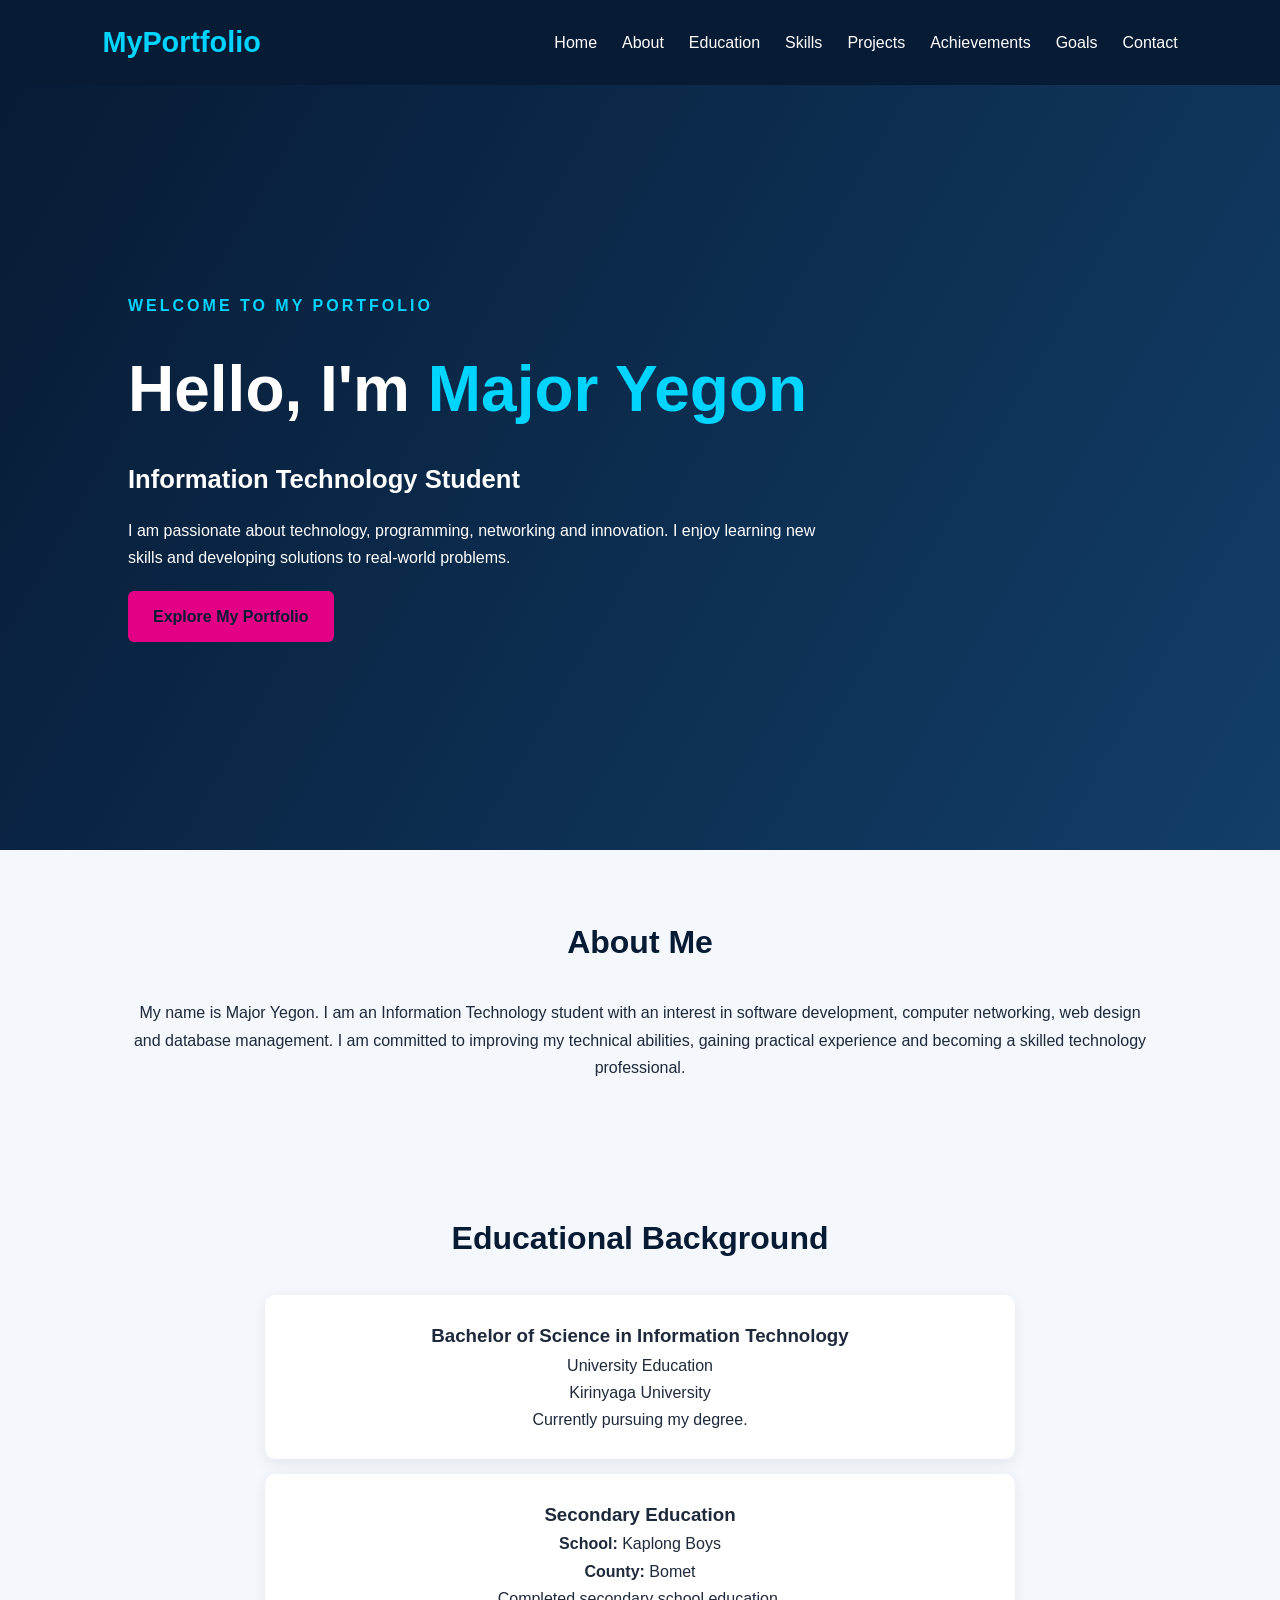
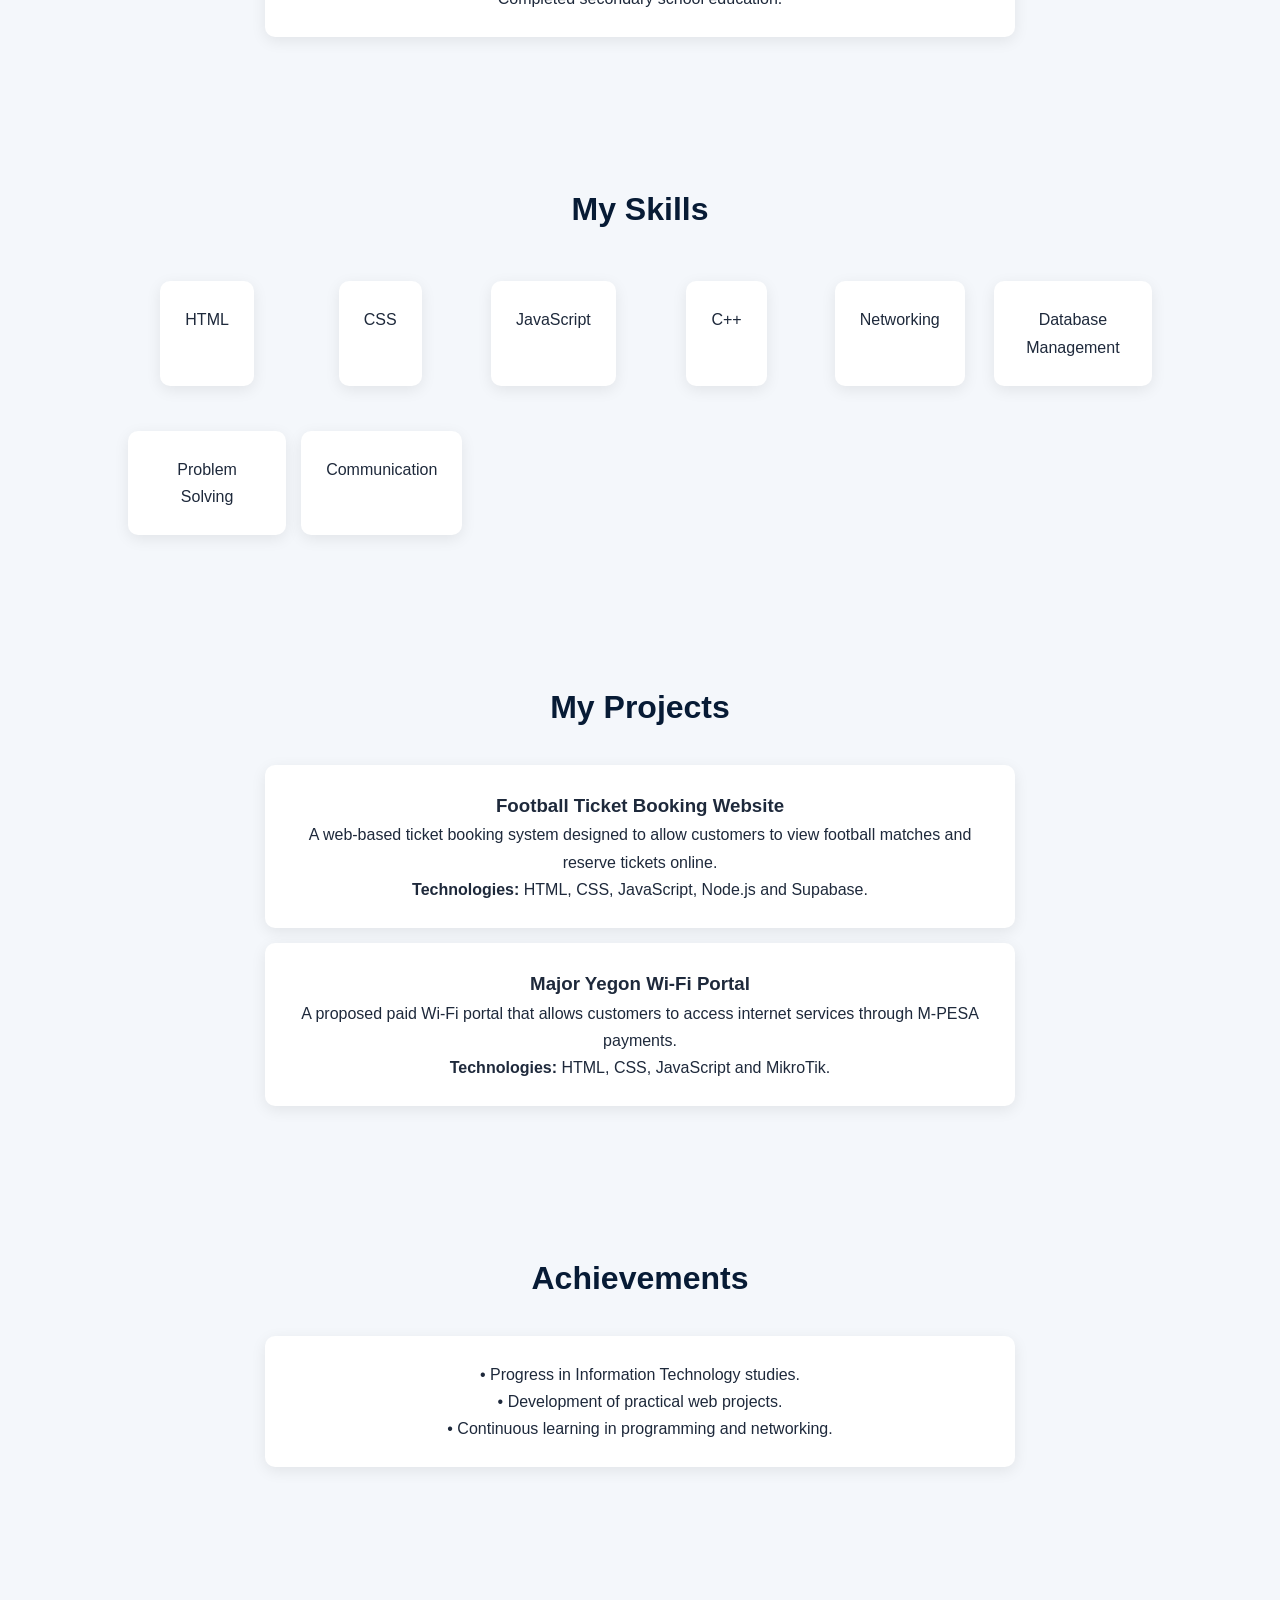
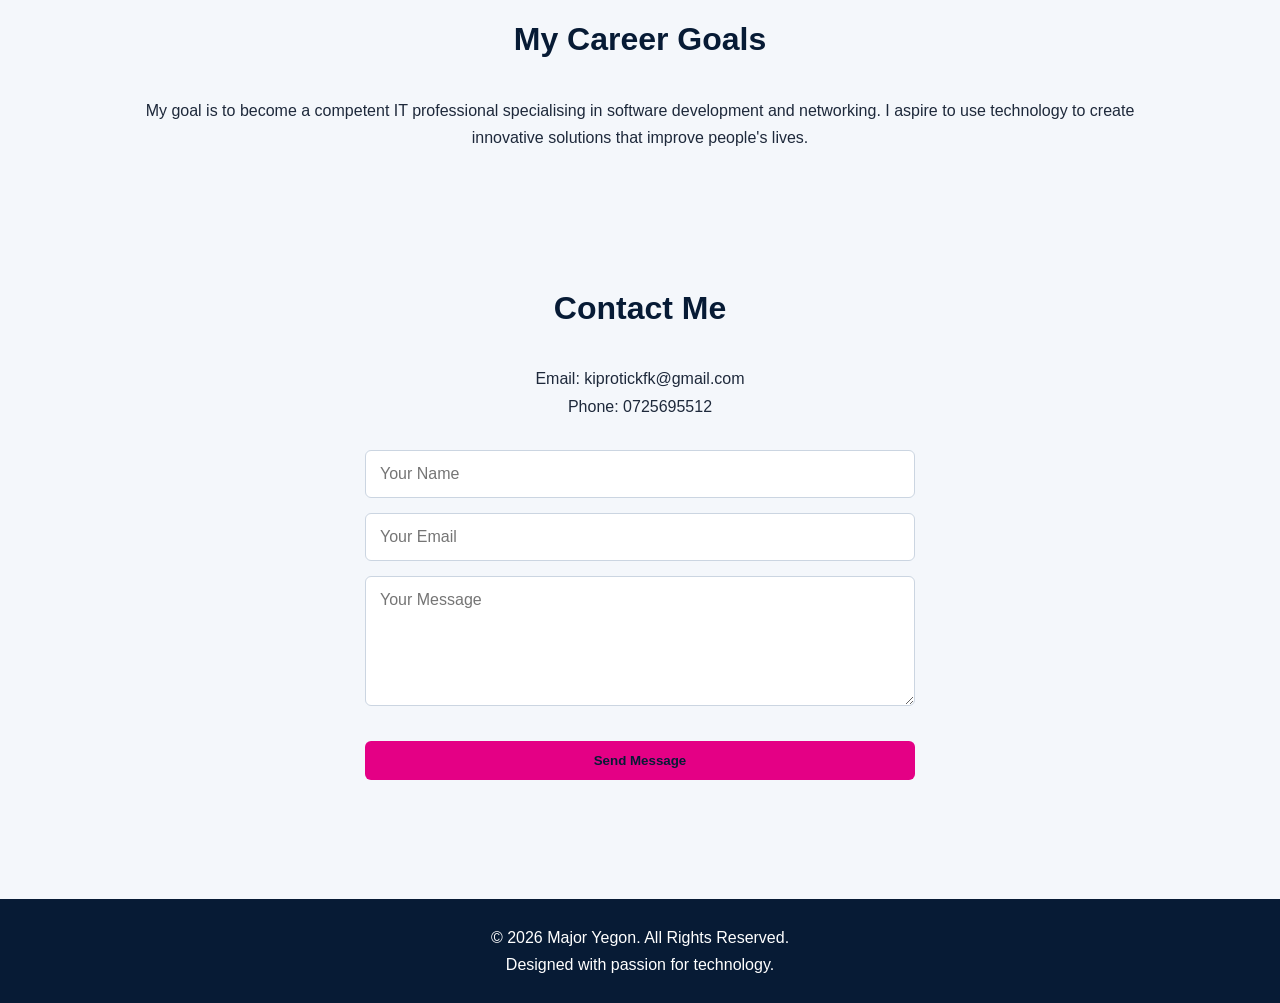
<file: index.html>
<!DOCTYPE html>
<html lang="en">
<head>
    <meta charset="UTF-8">
    <meta name="viewport" content="width=device-width, initial-scale=1.0">
    <meta name="description" content="Portfolio of Major Yegon, an Information Technology student." />
    <title>Major Yegon | Portfolio</title>
    <link rel="stylesheet" href="style.css">
</head>
<body>
    <header>
        <nav class="navbar">
            <h2 class="logo">MyPortfolio</h2>

            <ul id="navLinks">
                <li><a href="#home">Home</a></li>
                <li><a href="#about">About</a></li>
                <li><a href="#education">Education</a></li>
                <li><a href="#skills">Skills</a></li>
                <li><a href="#projects">Projects</a></li>
                <li><a href="#achievements">Achievements</a></li>
                <li><a href="#goals">Goals</a></li>
                <li><a href="#contact">Contact</a></li>
            </ul>

            <button class="menu-btn" type="button" aria-label="Toggle navigation menu" aria-expanded="false">
                ☰
            </button>
        </nav>
    </header>

    <section id="home" class="hero">
        <div class="hero-content">
            <p class="welcome">WELCOME TO MY PORTFOLIO</p>
            <h1>Hello, I'm <span>Major Yegon</span></h1>
            <h2>Information Technology Student</h2>
            <p>
                I am passionate about technology, programming, networking and innovation.
                I enjoy learning new skills and developing solutions to real-world problems.
            </p>
            <a href="#about" class="btn">Explore My Portfolio</a>
        </div>
    </section>

    <section id="about" class="section">
        <h2>About Me</h2>
        <p>
            My name is Major Yegon. I am an Information Technology student with an interest in
            software development, computer networking, web design and database management.
            I am committed to improving my technical abilities, gaining practical experience and
            becoming a skilled technology professional.
        </p>
    </section>

    <section id="education" class="section">
        <h2>Educational Background</h2>

        <div class="card">
            <h3>Bachelor of Science in Information Technology</h3>
            <p>University Education</p>
            <p>Kirinyaga University</p>
            <p>Currently pursuing my degree.</p>
        </div>

        <div class="card">
            <h3>Secondary Education</h3>
            <p><strong>School:</strong> Kaplong Boys</p>
            <p><strong>County:</strong> Bomet</p>
            <p>Completed secondary school education.</p>
        </div>
    </section>

    <section id="skills" class="section">
        <h2>My Skills</h2>
        <div class="skills-container">
            <div class="card">HTML</div>
            <div class="card">CSS</div>
            <div class="card">JavaScript</div>
            <div class="card">C++</div>
            <div class="card">Networking</div>
            <div class="card">Database Management</div>
            <div class="card">Problem Solving</div>
            <div class="card">Communication</div>
        </div>
    </section>

    <section id="projects" class="section">
        <h2>My Projects</h2>

        <div class="card">
            <h3>Football Ticket Booking Website</h3>
            <p>
                A web-based ticket booking system designed to allow customers to view football matches
                and reserve tickets online.
            </p>
            <p><strong>Technologies:</strong> HTML, CSS, JavaScript, Node.js and Supabase.</p>
        </div>

        <div class="card">
            <h3>Major Yegon Wi-Fi Portal</h3>
            <p>
                A proposed paid Wi-Fi portal that allows customers to access internet services through
                M-PESA payments.
            </p>
            <p><strong>Technologies:</strong> HTML, CSS, JavaScript and MikroTik.</p>
        </div>
    </section>

    <section id="achievements" class="section">
        <h2>Achievements</h2>
        <div class="card">
            <p>• Progress in Information Technology studies.</p>
            <p>• Development of practical web projects.</p>
            <p>• Continuous learning in programming and networking.</p>
        </div>
    </section>

    <section id="goals" class="section">
        <h2>My Career Goals</h2>
        <p>
            My goal is to become a competent IT professional specialising in software development and
            networking. I aspire to use technology to create innovative solutions that improve people's lives.
        </p>
    </section>

    <section id="contact" class="section">
        <h2>Contact Me</h2>
        <p>Email: kiprotickfk@gmail.com</p>
        <p>Phone: 0725695512</p>

        <form id="contactForm">
            <input type="text" name="name" placeholder="Your Name" required>
            <input type="email" name="email" placeholder="Your Email" required>
            <textarea name="message" placeholder="Your Message" required></textarea>
            <button type="submit" class="btn">Send Message</button>
        </form>

        <p id="formMessage" aria-live="polite"></p>
    </section>

    <footer>
        <p>© <span id="year"></span> Major Yegon. All Rights Reserved.</p>
        <p>Designed with passion for technology.</p>
    </footer>

    <script src="script.js"></script>
</body>
</html>
</file>
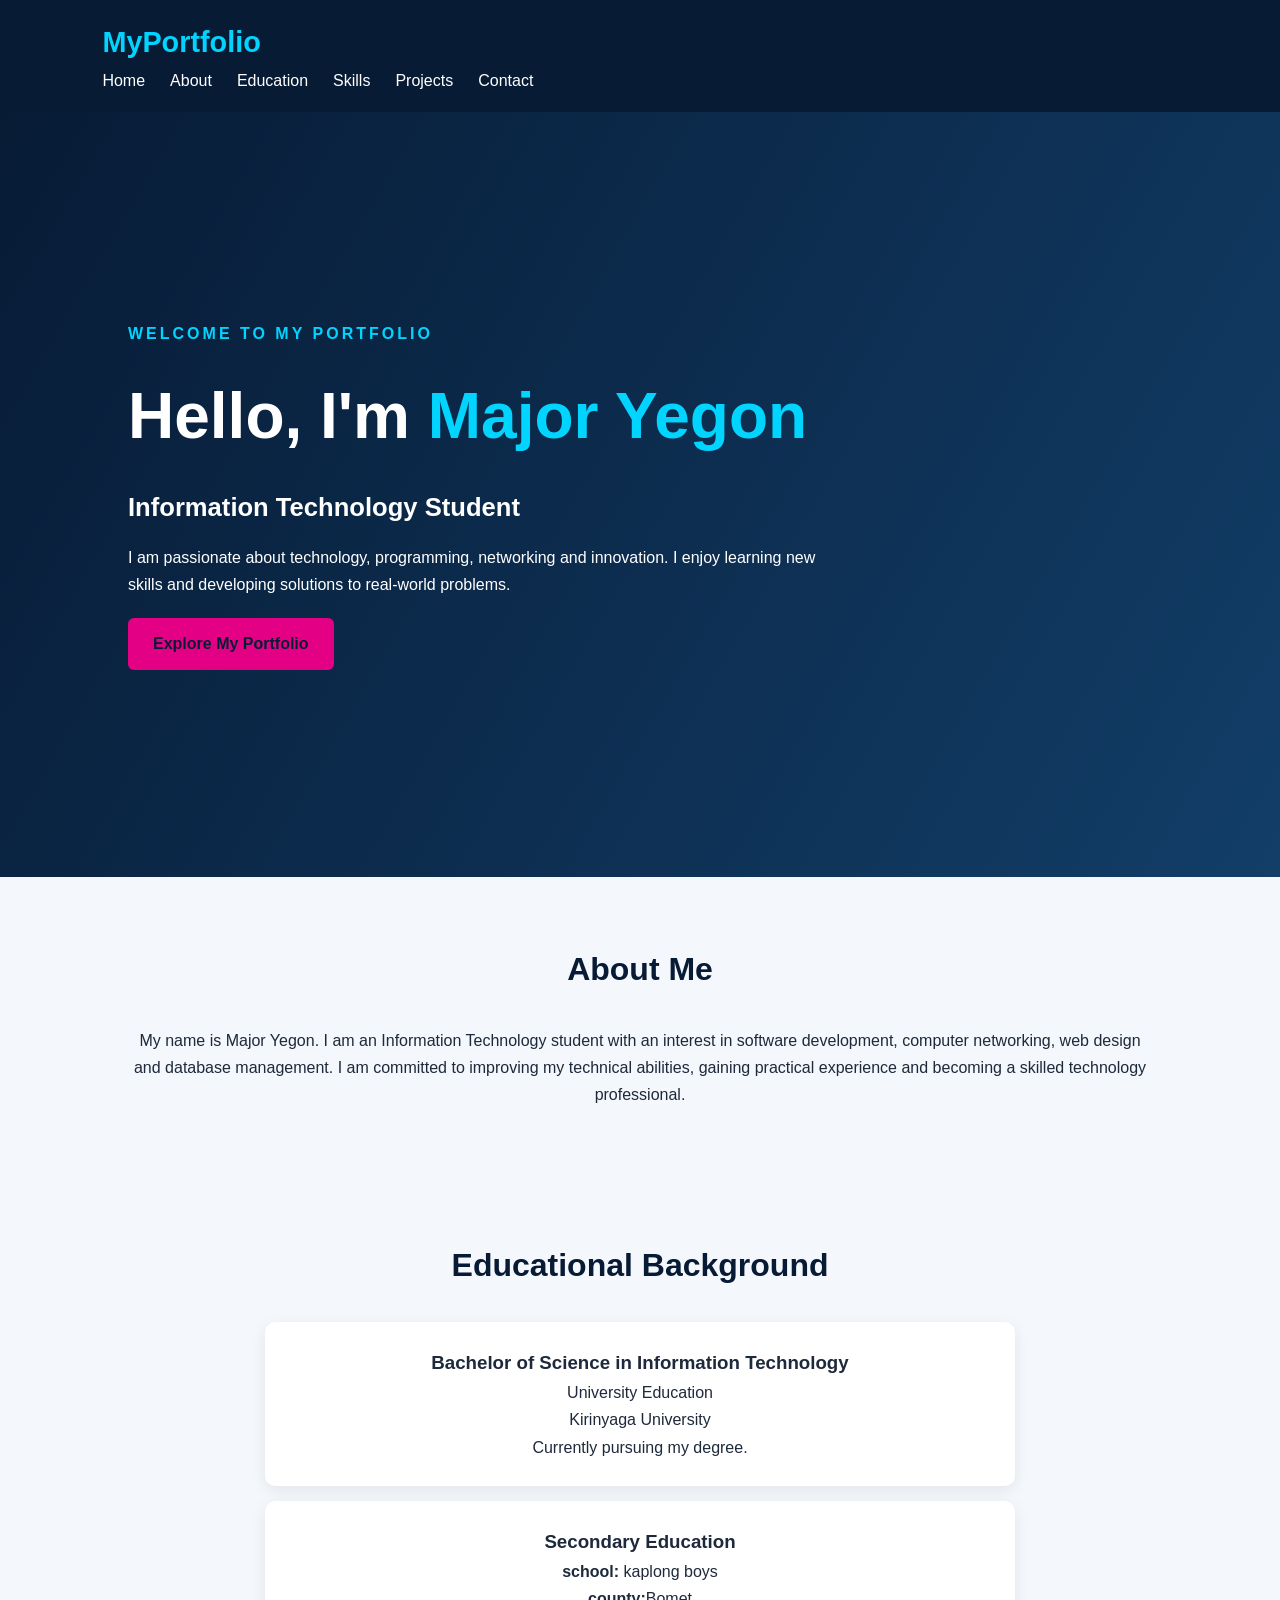
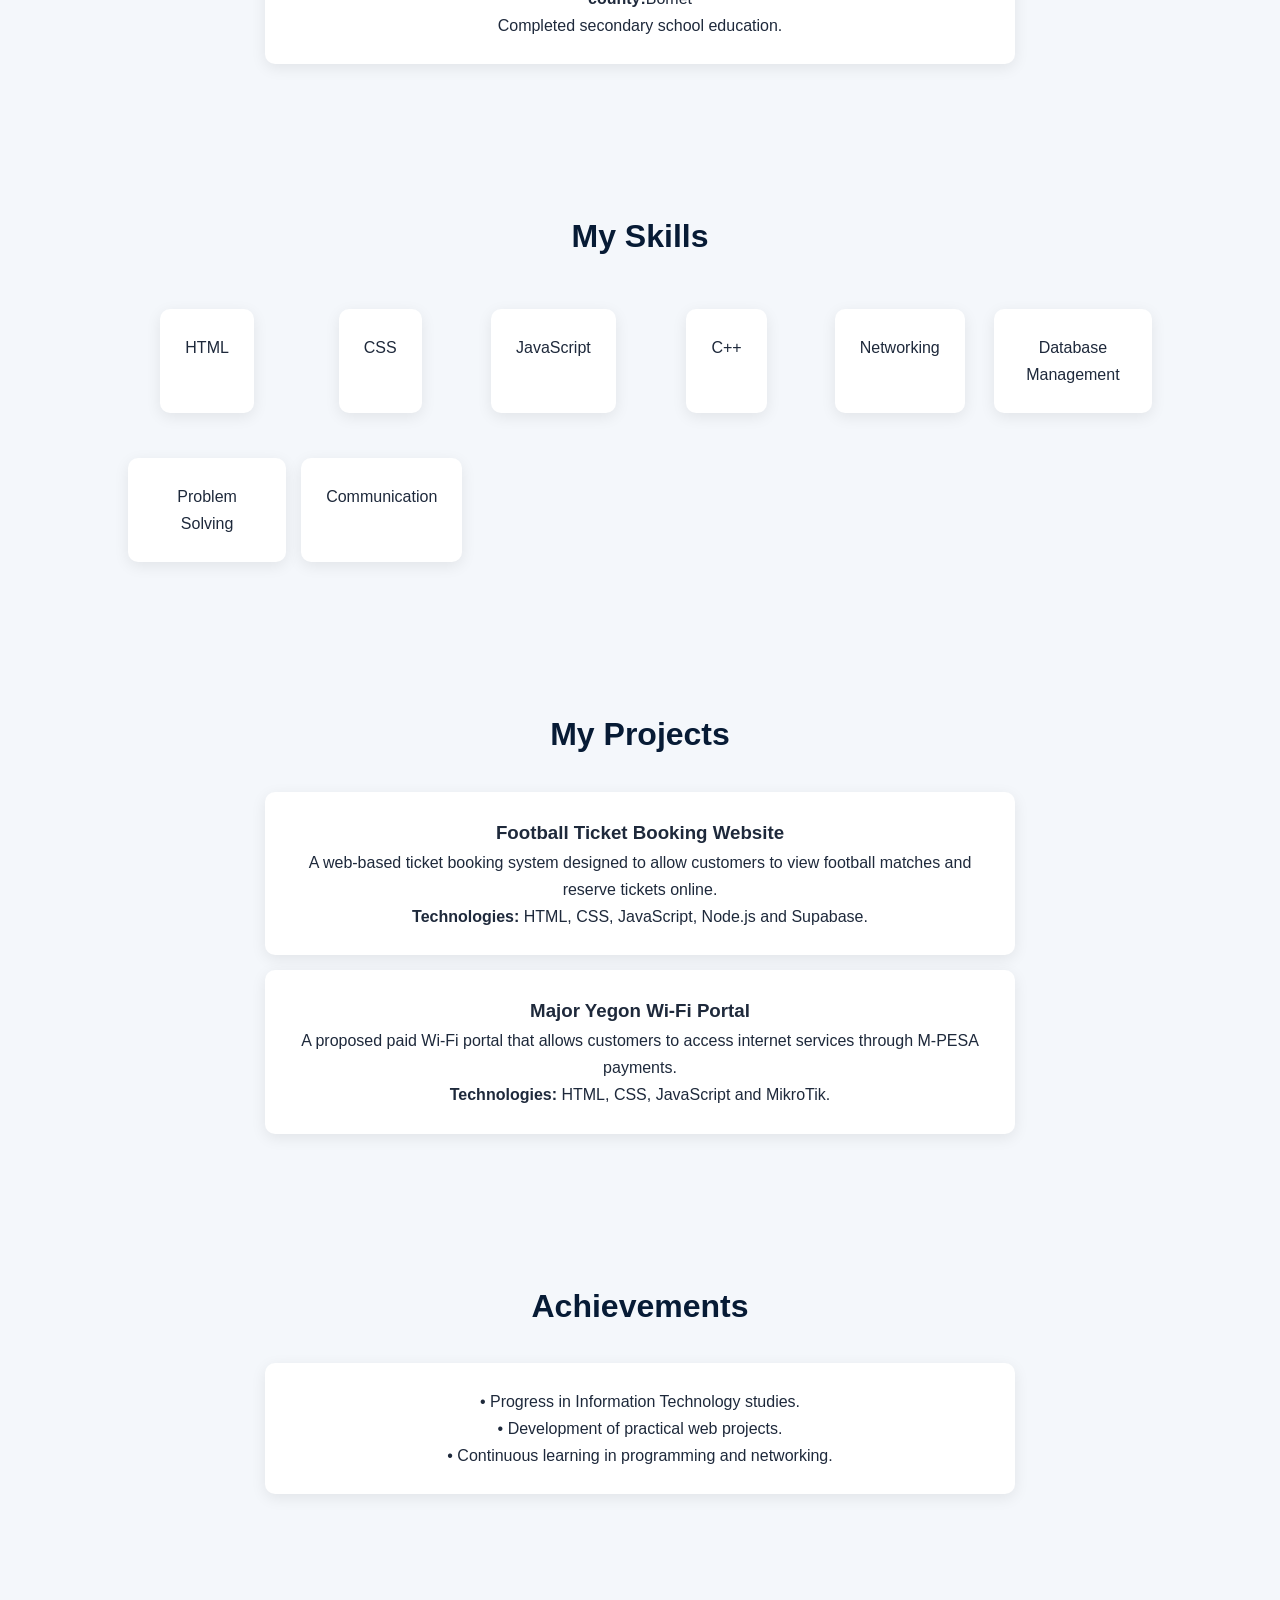
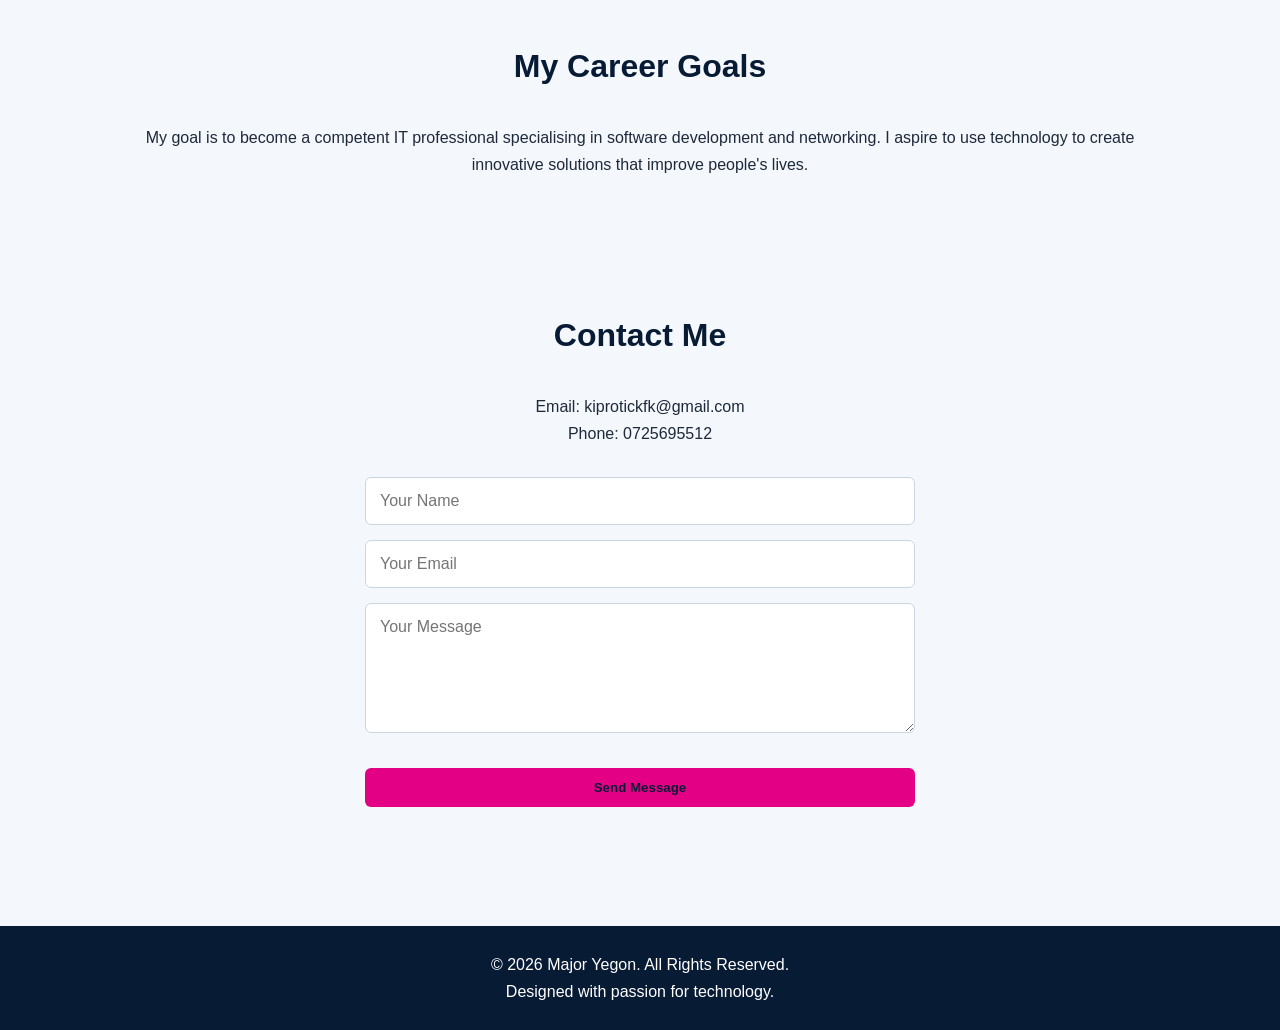
<file: inde.html>
<!DOCTYPE html>
<html lang="en">
<head>
    <meta charset="UTF-8">
    <meta name="viewport" content="width=device-width, initial-scale=1.0">

    <title>My Personal Portfolio</title>

    <link rel="stylesheet" href="style.css">
</head>

<body>

    <!-- Navigation -->
    <header>
        <nav>
            <h2 class="logo">MyPortfolio</h2>

            <ul id="navLinks">
                <li><a href="#home">Home</a></li>
                <li><a href="#about">About</a></li>
                <li><a href="#education">Education</a></li>
                <li><a href="#skills">Skills</a></li>
                <li><a href="#projects">Projects</a></li>
                <li><a href="#contact">Contact</a></li>
            </ul>

            <button class="menu-btn" onclick="toggleMenu()">
                ☰
            </button>
        </nav>
    </header>

    <!-- Home Section -->
    <section id="home" class="hero">
        <div class="hero-content">
            <p class="welcome">WELCOME TO MY PORTFOLIO</p>

            <h1>Hello, I'm <span>Major Yegon</span></h1>

            <h2>Information Technology Student</h2>

            <p>
                I am passionate about technology, programming,
                networking and innovation. I enjoy learning new
                skills and developing solutions to real-world problems.
            </p>

            <a href="#about" class="btn">Explore My Portfolio</a>
        </div>
    </section>

    <!-- About Section -->
    <section id="about" class="section">
        <h2>About Me</h2>

        <p>
            My name is Major Yegon. I am an Information Technology
            student with an interest in software development,
            computer networking, web design and database management.

            I am committed to improving my technical abilities,
            gaining practical experience and becoming a skilled
            technology professional.
        </p>
    </section>

    <!-- Education Section -->
    <section id="education" class="section">
        <h2>Educational Background</h2>

        <div class="card">
            <h3>Bachelor of Science in Information Technology</h3>
            <p>University Education</p>
            <p>Kirinyaga University</p>
            <p>Currently pursuing my degree.</p>
        </div>

        <div class="card">
            <h3>Secondary Education</h3>
            <p><b>school:</b> kaplong boys</p>
            <p><b>county:</b>Bomet</p>
            <p>Completed secondary school education.</p>
        </div>
    </section>

    <!-- Skills Section -->
    <section id="skills" class="section">
        <h2>My Skills</h2>

        <div class="skills-container">
            <div class="card">HTML</div>
            <div class="card">CSS</div>
            <div class="card">JavaScript</div>
            <div class="card">C++</div>
            <div class="card">Networking</div>
            <div class="card">Database Management</div>
            <div class="card">Problem Solving</div>
            <div class="card">Communication</div>
        </div>
    </section>

    <!-- Projects Section -->
    <section id="projects" class="section">
        <h2>My Projects</h2>

        <div class="card">
            <h3>Football Ticket Booking Website</h3>
            <p>
                A web-based ticket booking system designed to
                allow customers to view football matches and
                reserve tickets online.
            </p>
            <p><strong>Technologies:</strong> HTML, CSS, JavaScript,
                Node.js and Supabase.</p>
        </div>

        <div class="card">
            <h3>Major Yegon Wi-Fi Portal</h3>
            <p>
                A proposed paid Wi-Fi portal that allows customers
                to access internet services through M-PESA payments.
            </p>
            <p><strong>Technologies:</strong> HTML, CSS, JavaScript
                and MikroTik.</p>
        </div>
    </section>

    <!-- Achievements Section -->
    <section id="achievements" class="section">
        <h2>Achievements</h2>

        <div class="card">
            <p>
                • Progress in Information Technology studies.
            </p>
            <p>
                • Development of practical web projects.
            </p>
            <p>
                • Continuous learning in programming and networking.
            </p>
        </div>
    </section>

    <!-- Career Goals -->
    <section id="goals" class="section">
        <h2>My Career Goals</h2>

        <p>
            My goal is to become a competent IT professional
            specialising in software development and networking.
            I aspire to use technology to create innovative
            solutions that improve people's lives.
        </p>
    </section>

    <!-- Contact Section -->
    <section id="contact" class="section">
        <h2>Contact Me</h2>

        <p>Email: kiprotickfk@gmail.com </p>
        <p>Phone: 0725695512</p>

        <form id="contactForm">
            <input type="text" placeholder="Your Name" required>

            <input type="email" placeholder="Your Email" required>

            <textarea placeholder="Your Message" required></textarea>

            <button type="submit" class="btn">
                Send Message
            </button>
        </form>

        <p id="formMessage"></p>
    </section>

    <!-- Footer -->
    <footer>
        <p>
            © 2026 Major Yegon. All Rights Reserved.
        </p>
        <p>Designed with passion for technology.</p>
    </footer>

    <script src="script.js"></script>

</body>
</html>
</file>
<file: style.css>
:root {
    --primary: #071b35;
    --secondary: #123e68;
    --accent: #00d4ff;
    --highlight: #e40085;
    --text: #1e293b;
    --surface: #f4f7fb;
    --white: #ffffff;
}

* {
    margin: 0;
    padding: 0;
    box-sizing: border-box;
    scroll-behavior: smooth;
}

html {
    scroll-behavior: smooth;
}

body {
    font-family: Arial, sans-serif;
    background: var(--surface);
    color: var(--text);
    line-height: 1.7;
}

img {
    max-width: 100%;
    display: block;
}

a {
    color: inherit;
}

header {
    background: var(--primary);
    padding: 18px 8%;
    position: sticky;
    top: 0;
    z-index: 100;
}

.navbar {
    display: flex;
    justify-content: space-between;
    align-items: center;
    gap: 1rem;
}

.logo {
    color: var(--accent);
    font-size: 1.8rem;
}

nav ul {
    display: flex;
    list-style: none;
    gap: 25px;
    align-items: center;
}

nav ul a {
    color: var(--white);
    text-decoration: none;
    transition: color 0.2s ease;
}

nav ul a:hover {
    color: var(--accent);
}

.menu-btn {
    display: none;
    background: none;
    color: var(--white);
    border: none;
    font-size: 26px;
    cursor: pointer;
}

.hero {
    min-height: 85vh;
    background: linear-gradient(120deg, var(--primary), var(--secondary));
    display: flex;
    align-items: center;
    padding: 70px 10%;
    color: var(--white);
}

.hero-content {
    max-width: 700px;
}

.welcome {
    color: var(--accent);
    letter-spacing: 3px;
    font-weight: 600;
}

.hero h1 {
    font-size: clamp(2.5rem, 5vw, 4rem);
    margin: 15px 0;
}

.hero h1 span {
    color: var(--accent);
}

.hero h2 {
    margin-bottom: 15px;
    font-size: 1.6rem;
}

.btn {
    display: inline-block;
    background: var(--highlight);
    color: var(--primary);
    padding: 12px 25px;
    border: none;
    border-radius: 6px;
    text-decoration: none;
    cursor: pointer;
    margin-top: 20px;
    font-weight: bold;
    transition: background 0.2s ease, transform 0.2s ease;
}

.btn:hover {
    background: var(--white);
    transform: translateY(-1px);
}

.section {
    padding: 65px 10%;
    text-align: center;
    color: var(--text);
}

.section h2 {
    color: var(--primary);
    font-size: 2rem;
    margin-bottom: 30px;
}

.card {
    background: var(--white);
    padding: 25px;
    margin: 15px auto;
    border-radius: 10px;
    box-shadow: 0 4px 15px rgba(0, 0, 0, 0.08);
    max-width: 750px;
    transition: transform 0.3s ease;
}

.card:hover {
    transform: translateY(-5px);
}

.skills-container {
    display: grid;
    grid-template-columns: repeat(auto-fit, minmax(150px, 1fr));
    gap: 15px;
}

form {
    max-width: 550px;
    margin: 30px auto;
    display: flex;
    flex-direction: column;
    gap: 15px;
}

input,
textarea {
    width: 100%;
    padding: 14px;
    border: 1px solid #cbd5e1;
    border-radius: 6px;
    font-size: 16px;
    font-family: inherit;
}

textarea {
    min-height: 130px;
    resize: vertical;
}

#formMessage {
    min-height: 24px;
    font-weight: 600;
    color: #0f766e;
}

footer {
    background: var(--primary);
    color: var(--white);
    text-align: center;
    padding: 25px;
}

@media (max-width: 768px) {
    nav ul {
        display: none;
        flex-direction: column;
        position: absolute;
        top: 70px;
        right: 0;
        left: 0;
        background: var(--primary);
        width: 100%;
        padding: 20px 10%;
        text-align: center;
    }

    nav ul.show {
        display: flex;
    }

    .menu-btn {
        display: block;
    }

    .section {
        padding: 45px 6%;
    }
}
</file>
